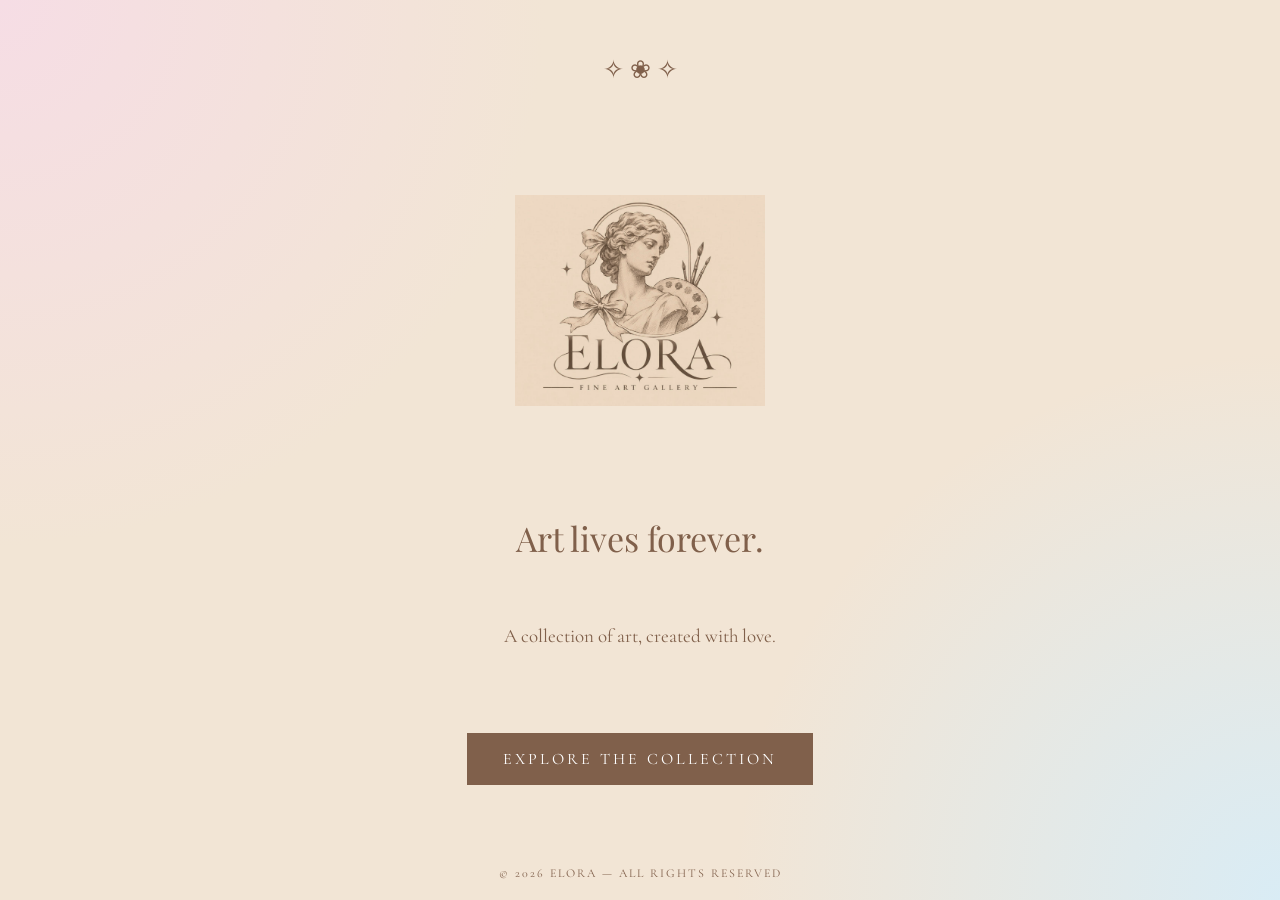
<file: index.html>
<!DOCTYPE html>

<html lang="en">

<head>

    <meta charset="UTF-8">

    <meta name="viewport" content="width=device-width, initial-scale=1.0">

    <title>ELORA | Fine Art Gallery</title>

    <link rel="stylesheet" href="style.css">

</head>

<body>
    <main class="welcome-page">
        <div class="ornament">✧ ❀ ✧</div>

        <img
            src="images/elora-logo.jpg"
            alt="ELORA Logo"
            class="main-logo"
        >

        <h2>Art lives forever.</h2>
        <p class="description">
            A collection of art, created with love.
        </p>

        <button class="explore-btn" onclick="enterGallery()">
            EXPLORE THE COLLECTION
        </button>
    </div>

    <footer>
        © 2026 ELORA — ALL RIGHTS RESERVED
    </footer>
</main>

<script src="script.js"></script>
</file>
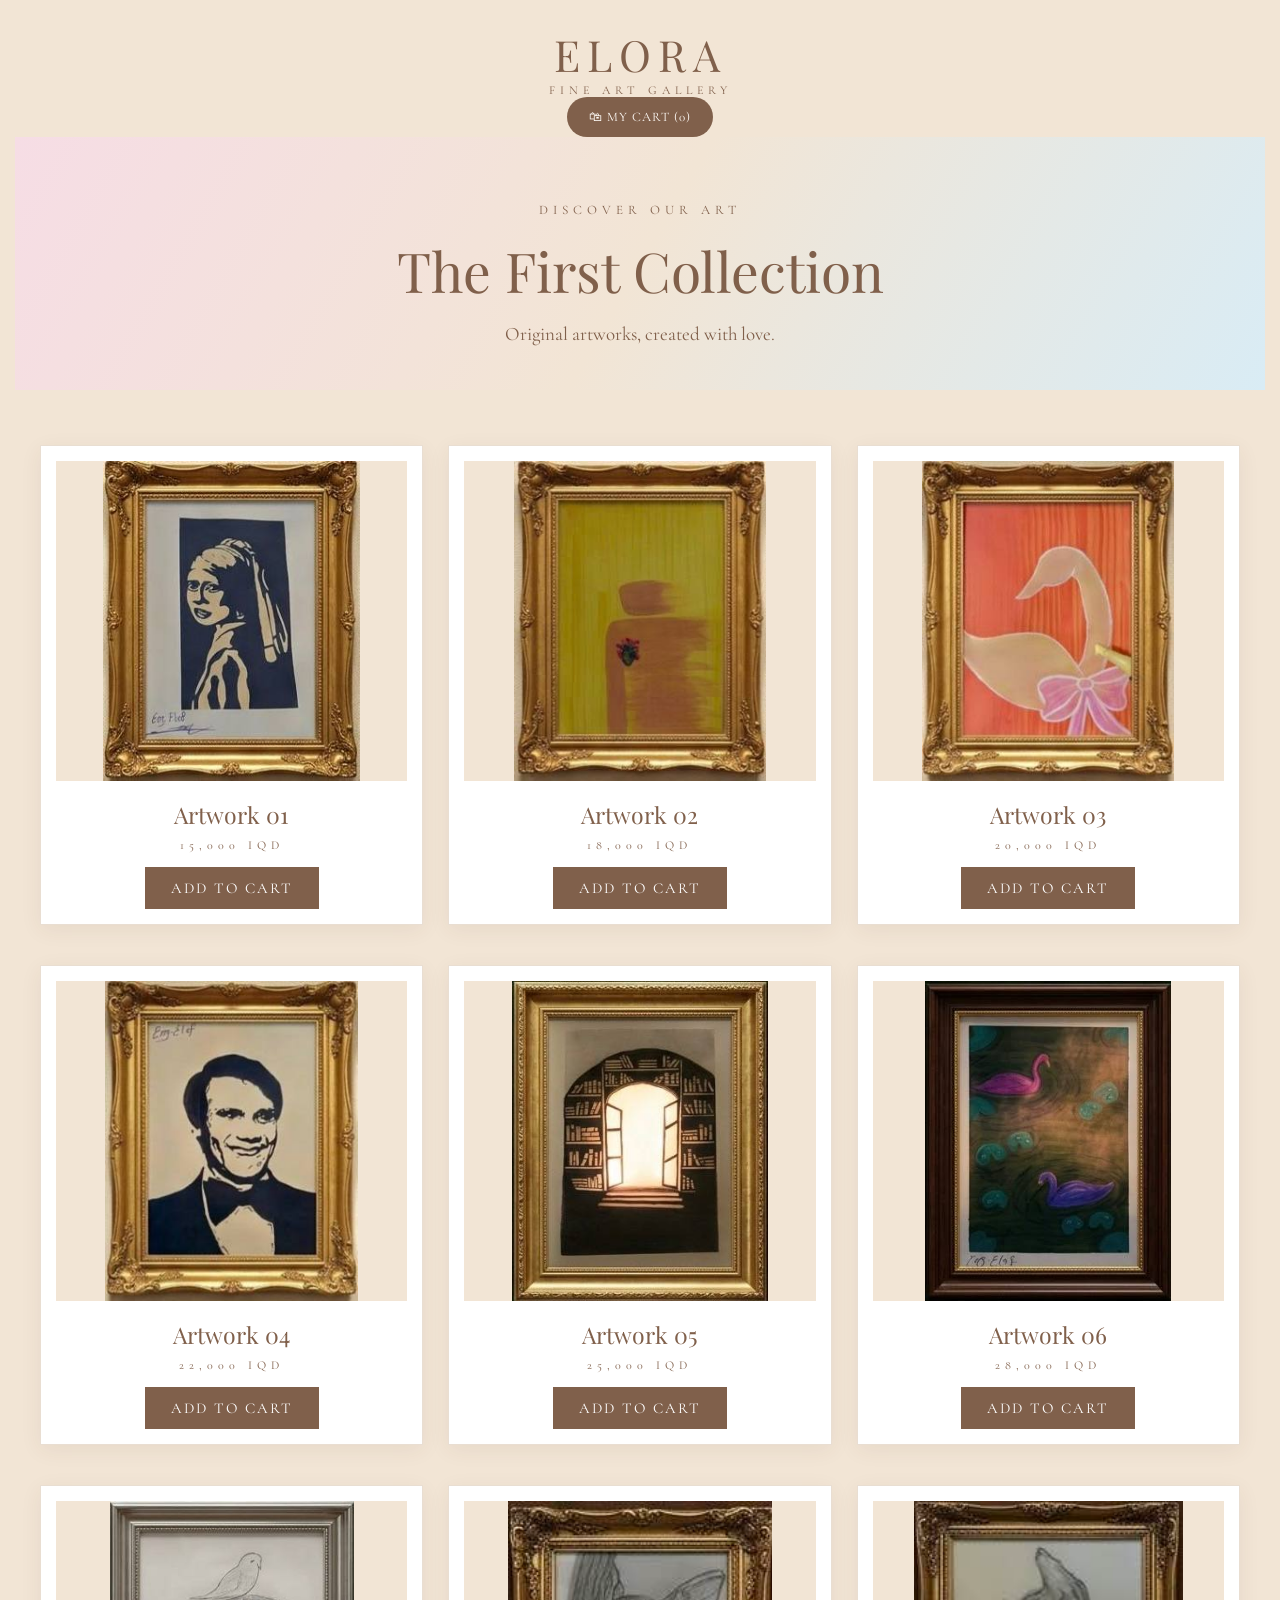
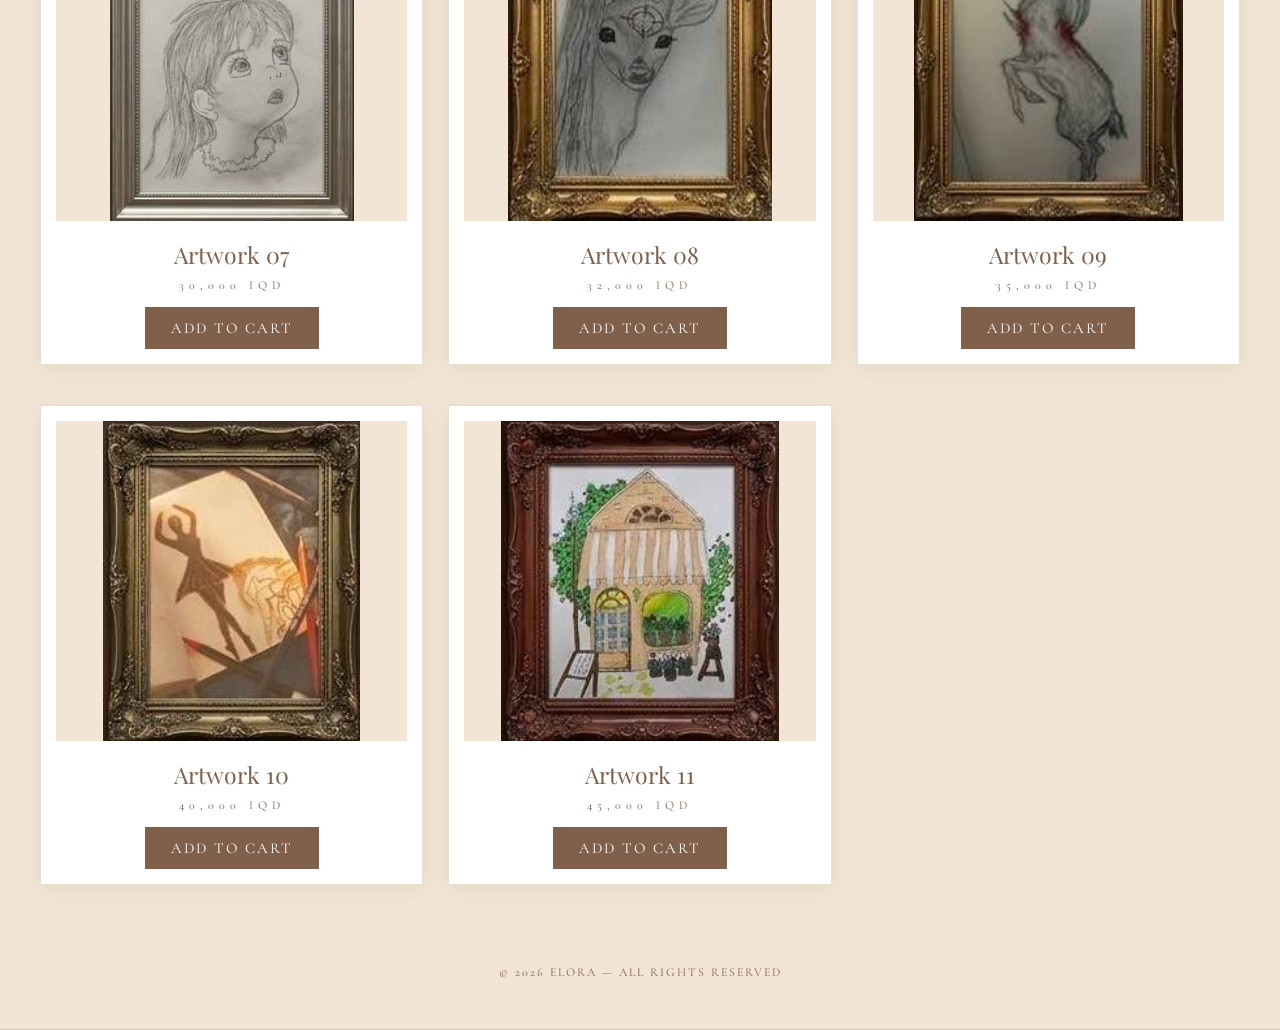
<file: gallery.html>
<!DOCTYPE html>

<html lang="en">

<head>

    <meta charset="UTF-8">

    <meta name="viewport" content="width=device-width, initial-scale=1.0">

    <title>ELORA | Art Collection</title>

    <link rel="stylesheet" href="gallery.css">

</head>

<body>
    <header class="site-header">

    <a href="index.html" class="brand">ELORA</a>

    <p>FINE ART GALLERY</p>
    <button class="cart-button" onclick="toggleCart()">
    🛍 MY CART (<span id="cartCount">0</span>)
</button>

<section class="collection-heading">
    <p>DISCOVER OUR ART</p>
    <h1>The First Collection</h1>
    <span>Original artworks, created with love.</span>
</section>

<main class="gallery-container">
    <div class="art-grid" id="artGrid"></div>
</main>

<footer class="gallery-footer">
    © 2026 ELORA — ALL RIGHTS RESERVED
</footer>

<script src="gallery.js"></script>
</file>
<file: style.css>
@import url('https://fonts.googleapis.com/css2?family=Cormorant+Garamond:wght@400;500;600;700&family=Playfair+Display:wght@400;500;600&display=swap');

:root {

    --beige: #F2E5D5;

    --pink: #F6DDE5;

    --blue: #D9ECF5;

    --brown: #80604B;

    --black: #292522;

    --cream: #FFFCF8;

}

* {

    margin: 0;

    padding: 0;

    box-sizing: border-box;

}

body {

    font-family: 'Cormorant Garamond', serif;

    background: var(--beige);

    color: var(--black);

}

.welcome-page {

    min-height: 100vh;

    padding: 35px 20px 20px;

    display: flex;

    flex-direction: column;

    align-items: center;

    justify-content: space-between;

    text-align: center;

    background:

        radial-gradient(circle at top left, var(--pink), transparent 35%),

        radial-gradient(circle at bottom right, var(--blue), transparent 35%),

        var(--beige);

}

.welcome-content {

    width: 100%;

    max-width: 650px;

    display: flex;

    flex-direction: column;

    align-items: center;

}

.welcome-text {

    font-size: 15px;

    letter-spacing: 6px;

    color: var(--brown);

    margin-top: 15px;

}

h1 {

    font-family: 'Playfair Display', serif;

    font-size: clamp(55px, 12vw, 90px);

    font-weight: 400;

    letter-spacing: 9px;

    color: var(--brown);

    margin-top: 10px;

}

.subtitle {

    font-size: 13px;

    letter-spacing: 6px;

    color: var(--brown);

}

.ornament {

    color: var(--brown);

    font-size: 25px;

    margin: 20px 0;

}

.main-logo {

    width: 250px;

    max-width: 75%;

    height: 280px;

    object-fit: contain;

    mix-blend-mode: multiply;

}

h2 {

    font-family: 'Playfair Display', serif;

    font-size: 34px;

    font-weight: 400;

    color: var(--brown);

    margin-top: 18px;

}

.description {

    font-size: 19px;

    color: var(--brown);

    margin-top: 8px;

}

.explore-btn {

    margin-top: 30px;

    padding: 15px 35px;

    border: 1px solid var(--brown);

    background: var(--brown);

    color: white;

    font-family: inherit;

    font-size: 16px;

    letter-spacing: 3px;

    cursor: pointer;

    transition: 0.3s;

}

.explore-btn:hover {

    background: var(--pink);

    color: var(--brown);

}

footer {

    font-size: 12px;

    letter-spacing: 2px;

    color: var(--brown);

    padding-top: 25px;

}

@media (max-width: 480px) {

    .main-logo {

        width: 200px;

        height: 230px;

    }

    h2 {

        font-size: 28px;

    }

    .explore-btn {

        padding: 13px 22px;

        font-size: 14px;

    }

}
</file>
<file: gallery.css>
@import url('https://fonts.googleapis.com/css2?family=Cormorant+Garamond:wght@400;500;600;700&family=Playfair+Display:wght@400;500;600&display=swap');
:root {
--beige: #F2E5D5;
--pink: #F6DDE5;
--blue: #D9ECF5;
--brown: #80604B;
--black: #292522;
--cream: #FFFCF8;
}
 *{
margin: 0;
padding: 0;
box-sizing: border-box;
}
body {
font-family: 'Cormorant Garamond', serif;
background: var(--cream);
color: var(--black);
}
/* HEADER */
.site-header {
text-align: center;
padding: 25px 15px;
background: var(--beige);
border-bottom: 1px solid #D9C7B5;
}
.brand {
display: block;
font-family: 'Playfair Display', serif;
font-size: 43px;
letter-spacing: 7px;
color: var(--brown);
text-decoration: none;
}
.site-header p {
font-size: 12px;
letter-spacing: 5px;
color: var(--brown);
}
/* COLLECTION HEADING */
.collection-heading {
text-align: center;
padding: 65px 15px 45px;
background: linear-gradient(
120deg,
var(--pink),
var(--beige),
var(--blue)
);
}
.collection-heading > p {
letter-spacing: 5px;
font-size: 13px;
color: var(--brown);
}
.collection-heading h1 {
font-family: 'Playfair Display', serif;
font-size: clamp(35px, 6vw, 55px);
font-weight: 400;
color: var(--brown);
margin: 15px 0;
}
.collection-heading span {
font-size: 19px;
color: var(--brown);
}
/* ART GALLERY */
.gallery-container {
max-width: 1250px;
margin: auto;
padding: 55px 25px;
}
.art-grid {
display: grid;
grid-template-columns: repeat(3, 1fr);
gap: 40px 25px;
}
.art-card {
background: white;
padding: 15px;
text-align: center;
border: 1px solid #E9DED2;
box-shadow: 0 5px 20px rgba(80, 60, 40, 0.07);
transition: transform 0.3s, box-shadow 0.3s;
}
.art-card:hover {
transform: translateY(-7px);
box-shadow: 0 12px 25px rgba(80, 60, 40, 0.13);
}
.art-card img {
width: 100%;
height: 320px;
object-fit: contain;
background: var(--beige);
display: block;
}
.art-card h2 {
font-family: 'Playfair Display', serif;
font-size: 23px;
font-weight: 400;
color: var(--brown);
margin-top: 18px;
}
.art-price {
font-size: 20px;
color: var(--black);
margin: 8px 0 15px;
}
.view-button {
background: var(--brown);
color: white;
border: 1px solid var(--brown);
padding: 11px 25px;
font-family: inherit;
font-size: 15px;
letter-spacing: 2px;
cursor: pointer;
transition: 0.3s;
}
.view-button:hover {
background: var(--pink);
color: var(--brown);
}
/* FOOTER */
.gallery-footer {
background: var(--beige);
color: var(--brown);
text-align: center;
padding: 25px 10px;
font-size: 12px;
letter-spacing: 2px;
}
/* MOBILE */
@media (max-width: 800px) {
.art-grid {
grid-template-columns: repeat(2, 1fr);
gap: 20px;
}
.art-card img {
    height: 250px;
}
}
@media (max-width: 480px) {
.gallery-container {
padding: 30px 12px;
}
.art-grid {
    grid-template-columns: 1fr 1fr;
    gap: 13px;
}

.art-card {
    padding: 9px;
}

.art-card img {
    height: 190px;
}

.art-card h2 {
    font-size: 18px;
}

.art-price {
    font-size: 16px;
}

.view-button {
    padding: 9px 10px;
    font-size: 12px;
    letter-spacing: 1px;
}
}
/* Shopping Cart */

.cart-button {

    background: #80604B;

    color: #FFFCF8;

    border: none;

    padding: 12px 22px;

    border-radius: 30px;

    font-family: inherit;

    font-size: 13px;

    letter-spacing: 1px;

    cursor: pointer;

    transition: 0.3s;

}

.cart-button:hover {

    background: #292522;

}

#cartSection {

    margin: 45px auto;

    padding: 30px;

    max-width: 700px;

    background: #FFFCF8;

    border: 1px solid #E8D8CA;

    border-radius: 18px;

    box-shadow: 0 8px 25px rgba(128, 96, 75, 0.10);

}

#cartSection h2 {

    color: #80604B;

    font-family: 'Playfair Display', serif;

    letter-spacing: 2px;

    text-align: center;

    margin-bottom: 25px;

}

#cartItems p {

    display: flex;

    justify-content: space-between;

    align-items: center;

    gap: 12px;

    padding: 14px 0;

    border-bottom: 1px solid #F2E5D5;

    color: #292522;

}

#cartItems button {

    background: #F6DDE5;

    color: #80604B;

    border: none;

    border-radius: 20px;

    padding: 7px 13px;

    cursor: pointer;

}

#cartTotal {

    text-align: right;

    color: #80604B;

    margin-top: 25px;

}

@media (max-width: 600px) {

    #cartSection {

        padding: 18px;

    }

    #cartItems p {

        font-size: 13px;

        flex-wrap: wrap;

    }

    .cart-button {

        padding: 10px 15px;

        font-size: 11px;

    }

}
.checkout-button {
    display: block;
    width: 100%;
    margin-top: 25px;
    padding: 15px;
    background: #80604B;
    color: #FFFCF8;
    border: none;
    border-radius: 30px;
    font-size: 13px;
    letter-spacing: 1.5px;
    cursor: pointer;
    transition: 0.3s;
}

.checkout-button:hover {
    background: #292522;
}
#customerForm {
    margin-top: 30px;
    padding: 20px;
    background: #F2E5D5;
    border-radius: 15px;
}

#customerForm h3 {
    color: #80604B;
    text-align: center;
    letter-spacing: 2px;
    margin-bottom: 20px;
}

#customerForm input,
#customerForm textarea {
    display: block;
    width: 100%;
    box-sizing: border-box;
    margin-bottom: 14px;
    padding: 14px;
    border: 1px solid #E8D8CA;
    border-radius: 10px;
    background: #FFFCF8;
    color: #292522;
    font-family: inherit;
    font-size: 14px;
    outline: none;
}

#customerForm input:focus,
#customerForm textarea:focus {
    border-color: #80604B;
}

#customerForm textarea {
    min-height: 100px;
    resize: vertical;
}
/* ELORA Quantity Controls */

.cart-item {

    padding: 18px 0;

    border-bottom: 1px solid #E8D8CA;

}

.cart-item p {

    color: #80604B;

    margin: 5px 0;

}

.quantity-controls {

    display: flex;

    align-items: center;

    gap: 12px;

    margin-top: 12px;

    flex-wrap: wrap;

}

.quantity-controls button {

    border: none;

    background: #F6DDE5;

    color: #80604B;

    padding: 8px 14px;

    border-radius: 20px;

    cursor: pointer;

    transition: 0.3s;

}

.quantity-controls button:hover {

    background: #D9ECF5;

}

.quantity-controls span {

    color: #292522;

    font-weight: bold;

    min-width: 20px;

    text-align: center;

}
</file>
